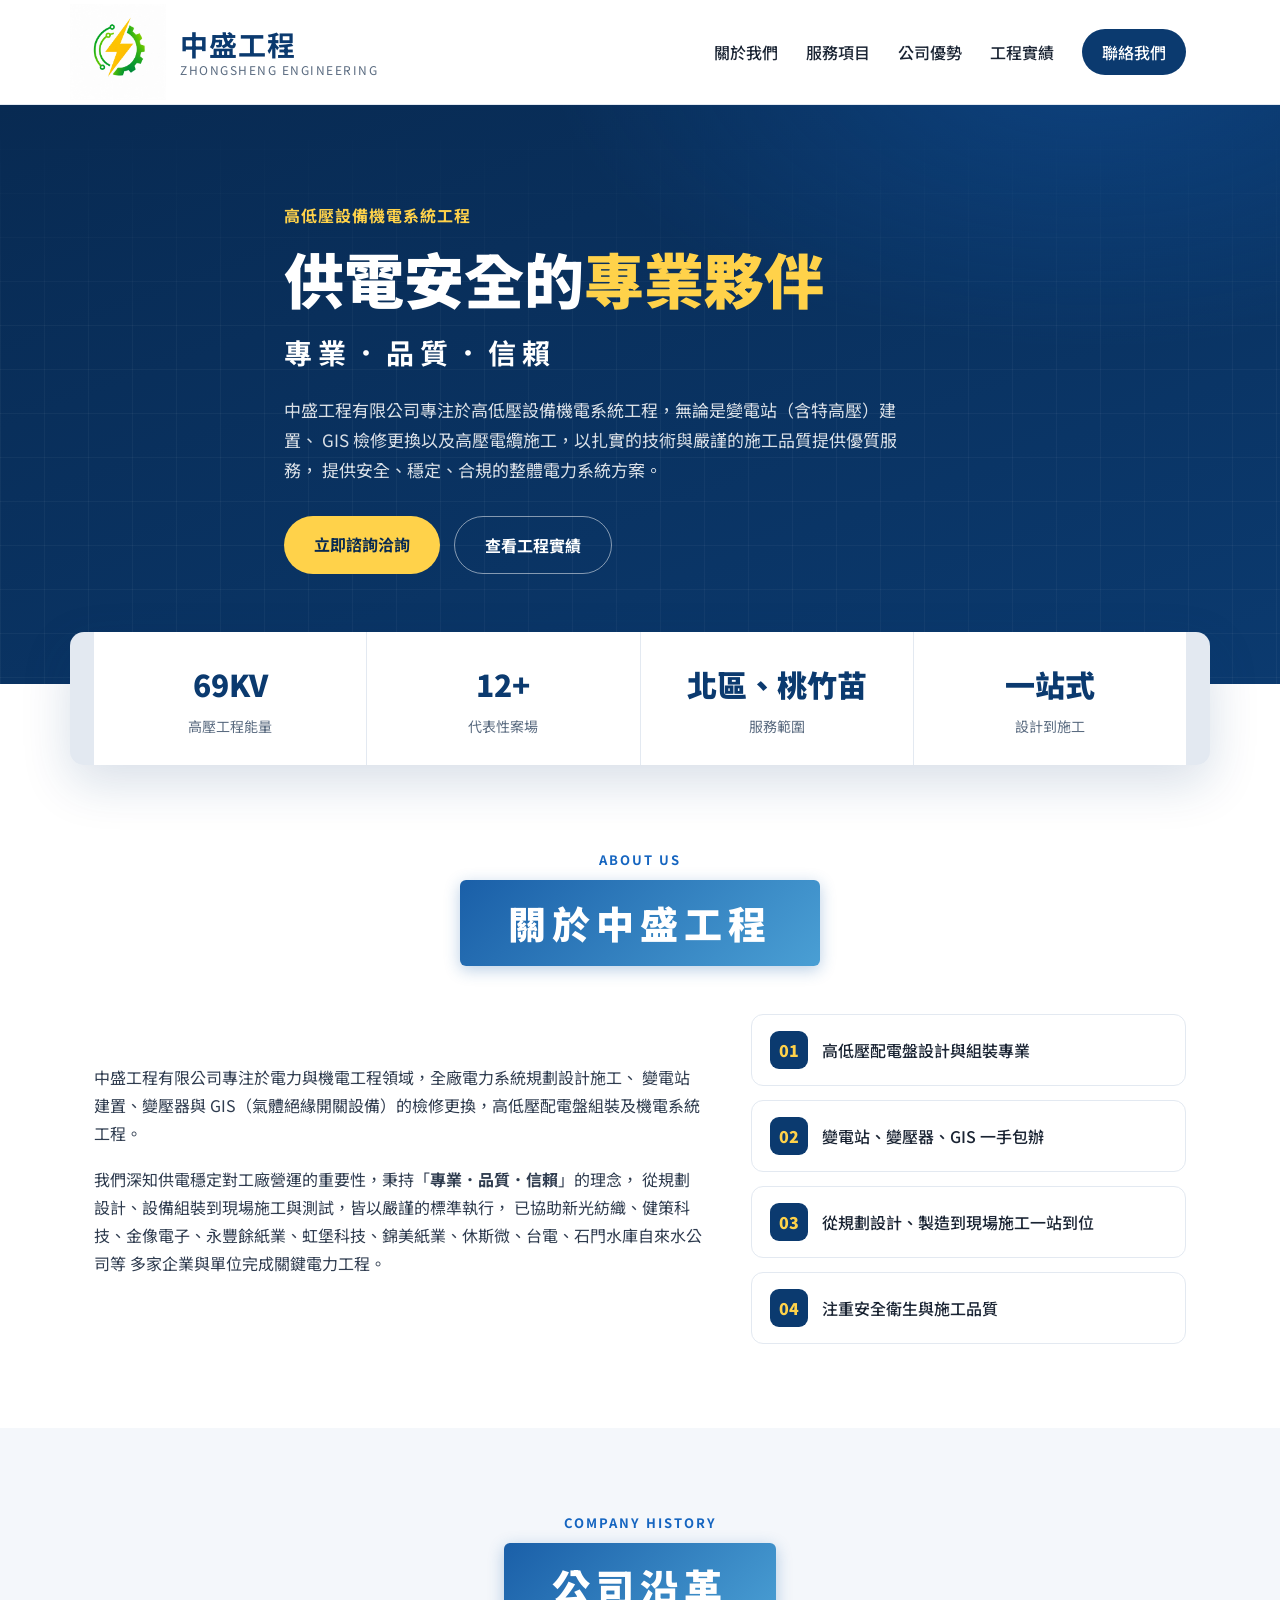
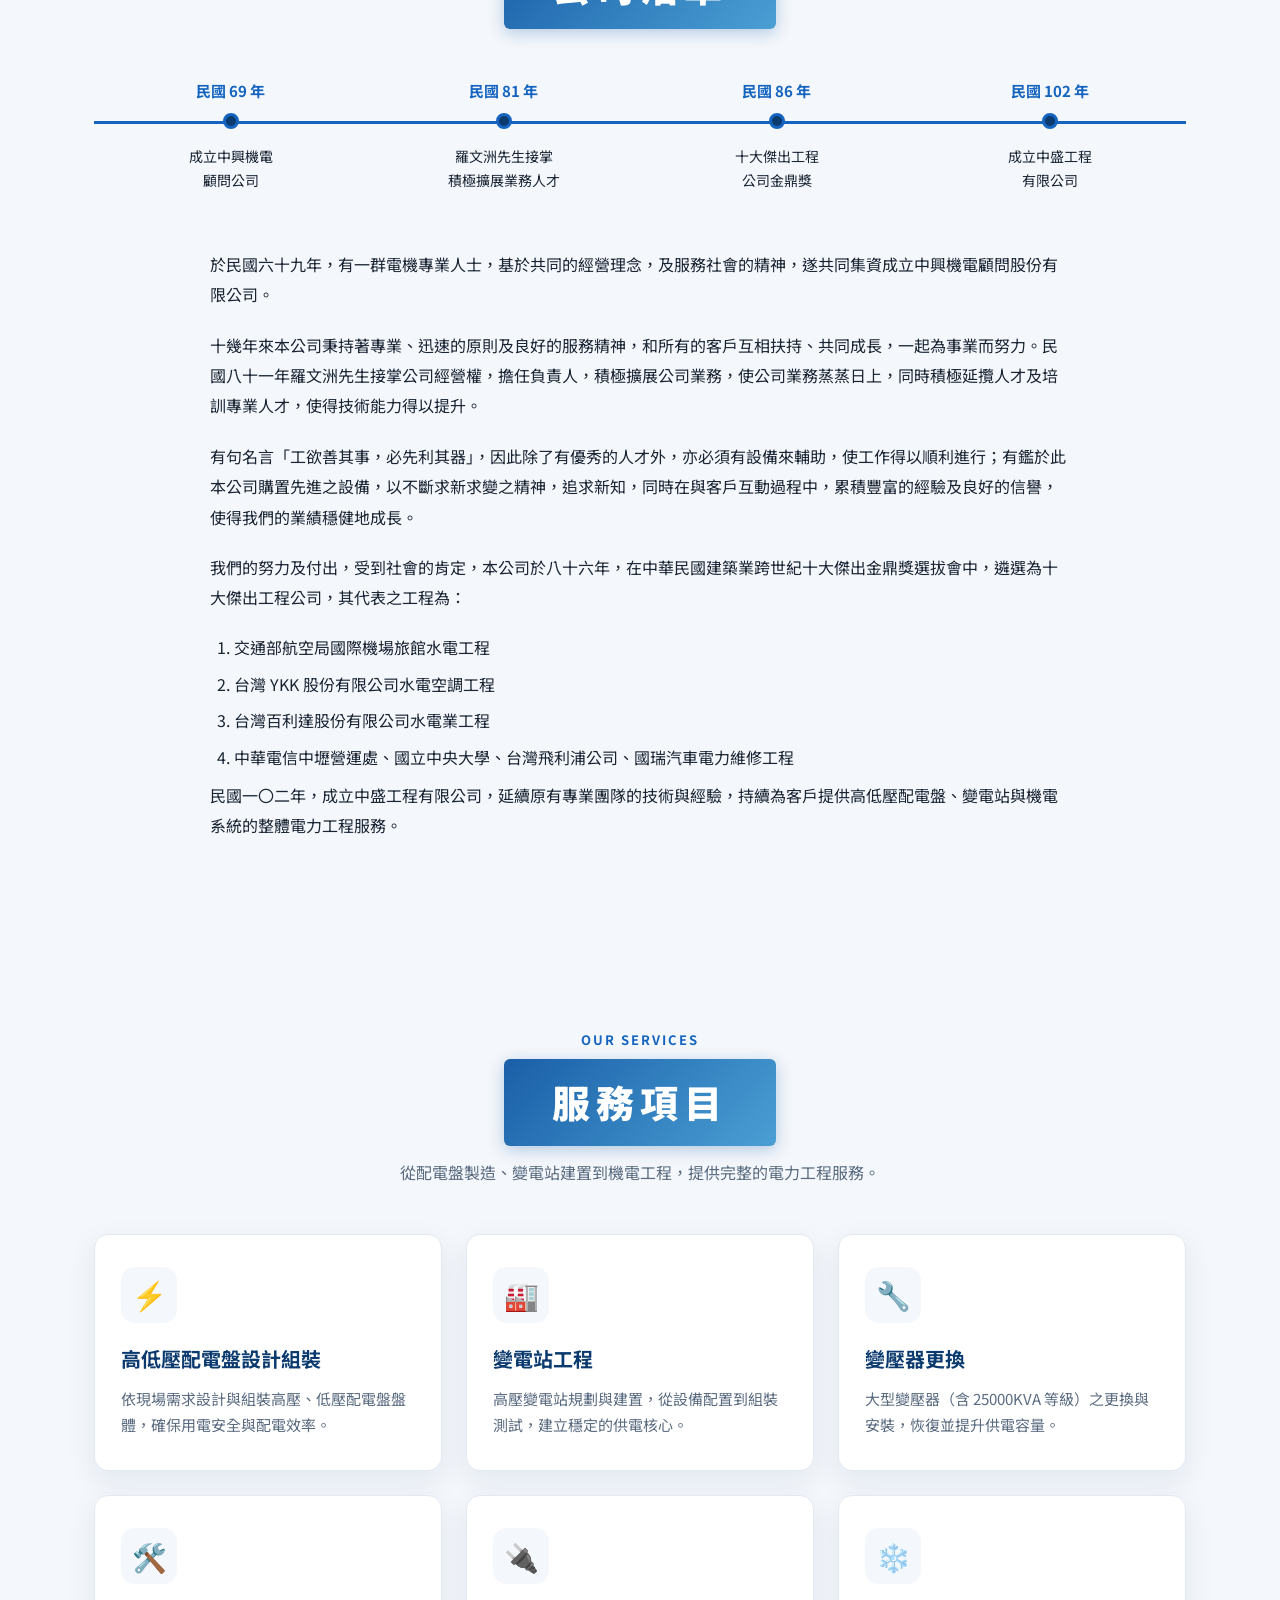
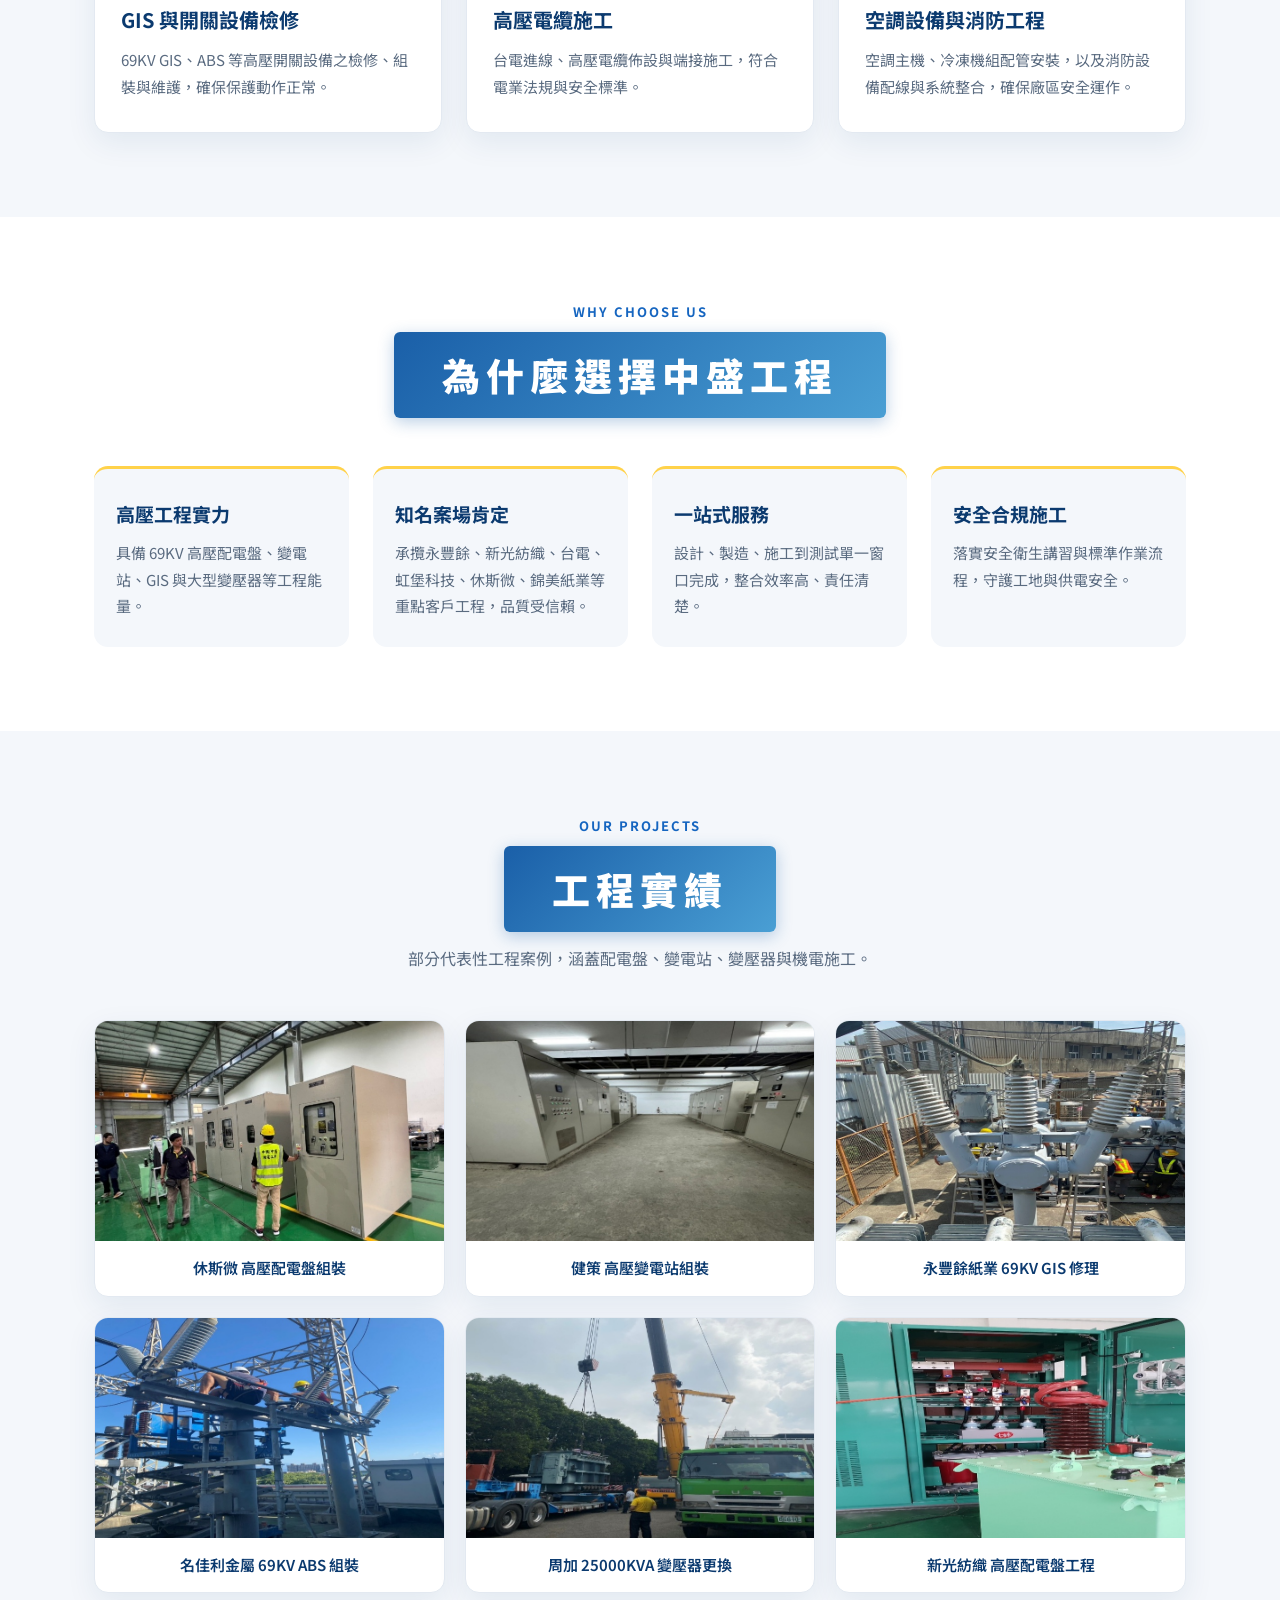
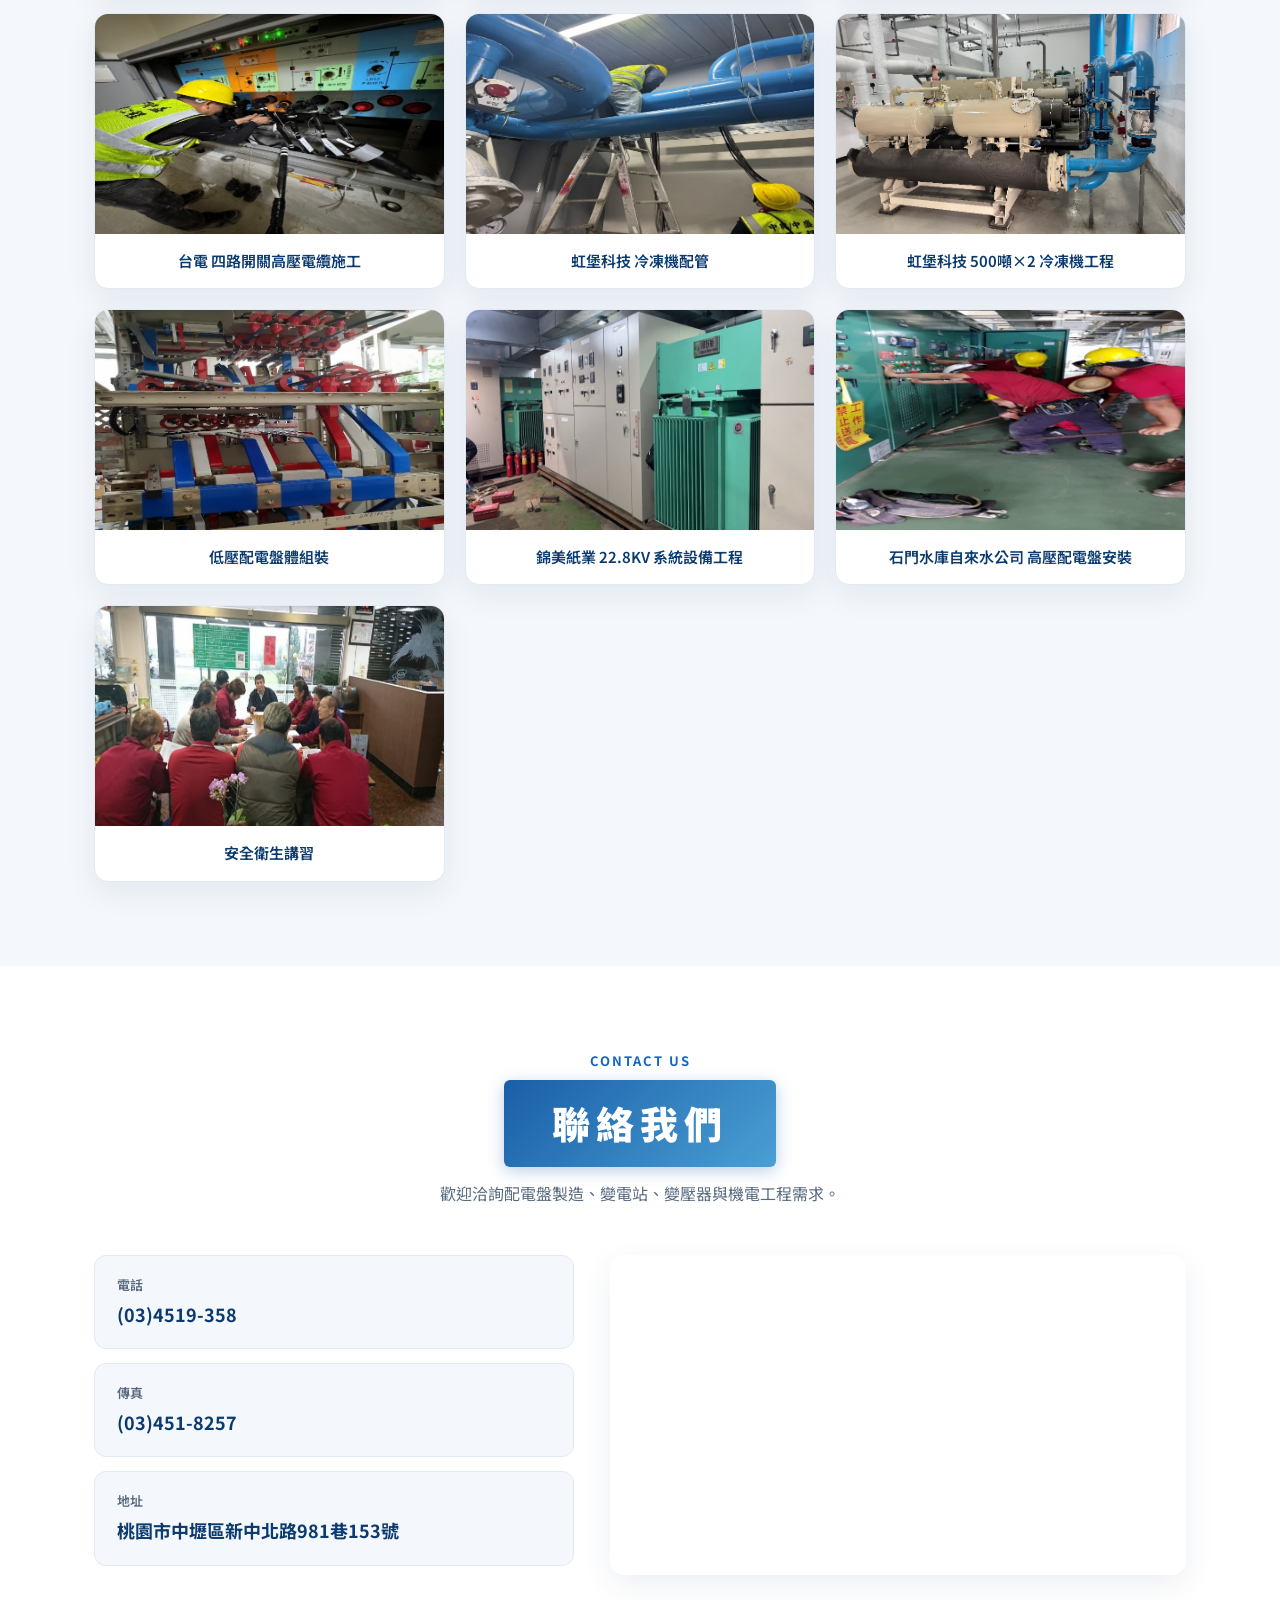
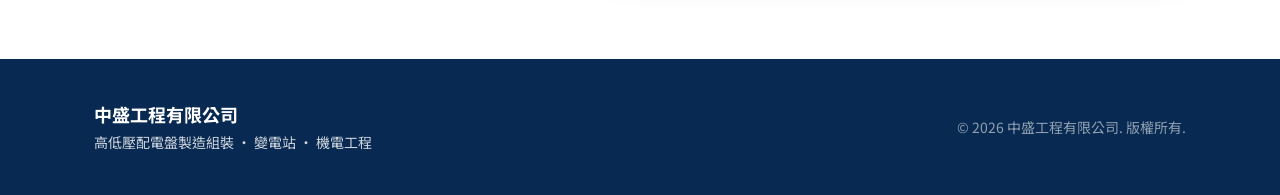
<file: index.html>
<!DOCTYPE html>
<html lang="zh-Hant-TW">
<head>
  <meta charset="UTF-8" />
  <meta name="viewport" content="width=device-width, initial-scale=1.0" />

  <!-- 基本 SEO -->
  <title>中盛工程有限公司｜高低壓配電盤製造組裝、變電站與機電工程</title>
  <meta name="description" content="中盛工程有限公司專營高低壓配電盤設計與組裝、變電站工程、變壓器與GIS檢修更換、高壓電纜施工及機電系統工程。承攬永豐餘、新光紡織、台電、虹堡科技等案場，提供安全、穩定、合規的整體機電解決方案。" />
  <meta name="keywords" content="高壓配電盤,低壓配電盤,配電盤組裝,變電站工程,變壓器更換,GIS維修,高壓電纜施工,機電工程,系統設備工程,中盛工程" />
  <meta name="author" content="中盛工程有限公司" />
  <meta name="robots" content="index, follow" />
  <link rel="canonical" href="https://zhongsheng-website.vercel.app/" />

  <!-- Open Graph / 社群分享 -->
  <meta property="og:type" content="website" />
  <meta property="og:locale" content="zh_TW" />
  <meta property="og:site_name" content="中盛工程有限公司" />
  <meta property="og:title" content="中盛工程有限公司｜高低壓配電盤製造組裝、變電站與機電工程" />
  <meta property="og:description" content="專營高低壓配電盤、變電站、變壓器與GIS工程，承攬永豐餘、新光紡織、台電等案場。" />
  <meta property="og:url" content="https://zhongsheng-website.vercel.app/" />
  <meta property="og:image" content="https://zhongsheng-website.vercel.app/images/image2.jpeg" />

  <meta name="theme-color" content="#0b3a6f" />
  <link rel="icon" href="images/logo.png" type="image/png" />

  <link rel="preconnect" href="https://fonts.googleapis.com" />
  <link rel="preconnect" href="https://fonts.gstatic.com" crossorigin />
  <link href="https://fonts.googleapis.com/css2?family=Noto+Sans+TC:wght@400;500;700;900&display=swap" rel="stylesheet" />
  <link rel="stylesheet" href="styles.css" />

  <!-- 結構化資料：本地商家（協助 Google 顯示電話、地址、地圖） -->
  <script type="application/ld+json">
  {
    "@context": "https://schema.org",
    "@type": "ElectricalContractor",
    "name": "中盛工程有限公司",
    "description": "專營高低壓配電盤設計組裝、變電站工程、變壓器與GIS檢修更換、高壓電纜施工及機電系統工程。",
    "url": "https://zhongsheng-website.vercel.app/",
    "telephone": "+886-3-4519356",
    "slogan": "專業配電盤製造，機電工程一站到位",
    "address": {
      "@type": "PostalAddress",
      "streetAddress": "新中北路981巷153號",
      "addressLocality": "中壢區",
      "addressRegion": "桃園市",
      "addressCountry": "TW"
    },
    "areaServed": ["桃園市", "新竹市", "新竹縣", "苗栗縣"],
    "knowsAbout": ["高低壓配電盤", "變電站工程", "變壓器更換", "GIS檢修", "高壓電纜施工", "機電系統工程"]
  }
  </script>
</head>
<body>

  <!-- 導覽列 -->
  <header class="nav" id="top">
    <div class="container nav__inner">
      <a href="#top" class="brand">
        <img src="images/logo.png" alt="中盛工程有限公司" class="brand__logo" />
        <span class="brand__text">
          <strong>中盛工程</strong>
          <small>ZHONGSHENG ENGINEERING</small>
        </span>
      </a>
      <button class="nav__toggle" aria-label="開啟選單" aria-expanded="false">
        <span></span><span></span><span></span>
      </button>
      <nav class="nav__menu">
        <a href="#about">關於我們</a>
        <a href="#services">服務項目</a>
        <a href="#why">公司優勢</a>
        <a href="#projects">工程實績</a>
        <a href="#contact" class="nav__cta">聯絡我們</a>
      </nav>
    </div>
  </header>

  <!-- 首頁主視覺 -->
  <section class="hero">
    <div class="container hero__inner">
      <p class="hero__eyebrow">高低壓設備機電系統工程</p>
      <h1 class="hero__title">供電安全的<span>專業夥伴</span></h1>
      <p class="hero__slogan">專業．品質．信賴</p>
      <p class="hero__lead">
        中盛工程有限公司專注於高低壓設備機電系統工程，無論是變電站（含特高壓）建置、
        GIS 檢修更換以及高壓電纜施工，以扎實的技術與嚴謹的施工品質提供優質服務，
        提供安全、穩定、合規的整體電力系統方案。
      </p>
      <div class="hero__actions">
        <a href="#contact" class="btn btn--primary">立即諮詢洽詢</a>
        <a href="#projects" class="btn btn--ghost">查看工程實績</a>
      </div>
    </div>
  </section>

  <!-- 數據條 -->
  <section class="stats">
    <div class="container stats__grid">
      <div class="stat"><strong>69KV</strong><span>高壓工程能量</span></div>
      <div class="stat"><strong>12+</strong><span>代表性案場</span></div>
      <div class="stat"><strong>北區、桃竹苗</strong><span>服務範圍</span></div>
      <div class="stat"><strong>一站式</strong><span>設計到施工</span></div>
    </div>
  </section>

  <!-- 關於我們 -->
  <section class="section" id="about">
    <div class="container section__head">
      <p class="eyebrow">ABOUT US</p>
      <h2>關於中盛工程</h2>
    </div>
    <div class="container about__grid">
      <div class="about__text">
        <p>
          中盛工程有限公司專注於電力與機電工程領域，全廠電力系統規劃設計施工、
          變電站建置、變壓器與 GIS（氣體絕緣開關設備）的檢修更換，高低壓配電盤組裝及機電系統工程。
        </p>
        <p>
          我們深知供電穩定對工廠營運的重要性，秉持「<strong>專業．品質．信賴</strong>」的理念，
          從規劃設計、設備組裝到現場施工與測試，皆以嚴謹的標準執行，
          已協助新光紡織、健策科技、金像電子、永豐餘紙業、虹堡科技、錦美紙業、休斯微、台電、石門水庫自來水公司等
          多家企業與單位完成關鍵電力工程。
        </p>
      </div>
      <ul class="about__points">
        <li><span>01</span>高低壓配電盤設計與組裝專業</li>
        <li><span>02</span>變電站、變壓器、GIS 一手包辦</li>
        <li><span>03</span>從規劃設計、製造到現場施工一站到位</li>
        <li><span>04</span>注重安全衛生與施工品質</li>
      </ul>
    </div>
  </section>

  <!-- 公司沿革 -->
  <section class="section section--alt" id="history">
    <div class="container section__head">
      <p class="eyebrow">COMPANY HISTORY</p>
      <h2>公司沿革</h2>
    </div>
    <div class="container">
      <div class="timeline">
        <div class="timeline__track"></div>
        <div class="timeline__item">
          <div class="timeline__date">民國 69 年</div>
          <div class="timeline__dot"></div>
          <div class="timeline__content">成立中興機電<br>顧問公司</div>
        </div>
        <div class="timeline__item">
          <div class="timeline__date">民國 81 年</div>
          <div class="timeline__dot"></div>
          <div class="timeline__content">羅文洲先生接掌<br>積極擴展業務人才</div>
        </div>
        <div class="timeline__item">
          <div class="timeline__date">民國 86 年</div>
          <div class="timeline__dot"></div>
          <div class="timeline__content">十大傑出工程<br>公司金鼎獎</div>
        </div>
        <div class="timeline__item">
          <div class="timeline__date">民國 102 年</div>
          <div class="timeline__dot"></div>
          <div class="timeline__content">成立中盛工程<br>有限公司</div>
        </div>
      </div>
      <div class="history__text">
        <p>於民國六十九年，有一群電機專業人士，基於共同的經營理念，及服務社會的精神，遂共同集資成立中興機電顧問股份有限公司。</p>
        <p>十幾年來本公司秉持著專業、迅速的原則及良好的服務精神，和所有的客戶互相扶持、共同成長，一起為事業而努力。民國八十一年羅文洲先生接掌公司經營權，擔任負責人，積極擴展公司業務，使公司業務蒸蒸日上，同時積極延攬人才及培訓專業人才，使得技術能力得以提升。</p>
        <p>有句名言「工欲善其事，必先利其器」，因此除了有優秀的人才外，亦必須有設備來輔助，使工作得以順利進行；有鑑於此本公司購置先進之設備，以不斷求新求變之精神，追求新知，同時在與客戶互動過程中，累積豐富的經驗及良好的信譽，使得我們的業績穩健地成長。</p>
        <p>我們的努力及付出，受到社會的肯定，本公司於八十六年，在中華民國建築業跨世紀十大傑出金鼎獎選拔會中，遴選為十大傑出工程公司，其代表之工程為：</p>
        <ol class="history__list">
          <li>交通部航空局國際機場旅館水電工程</li>
          <li>台灣 YKK 股份有限公司水電空調工程</li>
          <li>台灣百利達股份有限公司水電業工程</li>
          <li>中華電信中壢營運處、國立中央大學、台灣飛利浦公司、國瑞汽車電力維修工程</li>
        </ol>
        <p>民國一〇二年，成立中盛工程有限公司，延續原有專業團隊的技術與經驗，持續為客戶提供高低壓配電盤、變電站與機電系統的整體電力工程服務。</p>
      </div>
    </div>
  </section>

  <!-- 服務項目 -->
  <section class="section section--alt" id="services">
    <div class="container section__head">
      <p class="eyebrow">OUR SERVICES</p>
      <h2>服務項目</h2>
      <p class="section__desc">從配電盤製造、變電站建置到機電工程，提供完整的電力工程服務。</p>
    </div>
    <div class="container cards">
      <article class="card">
        <div class="card__icon">⚡</div>
        <h3>高低壓配電盤設計組裝</h3>
        <p>依現場需求設計與組裝高壓、低壓配電盤盤體，確保用電安全與配電效率。</p>
      </article>
      <article class="card">
        <div class="card__icon">🏭</div>
        <h3>變電站工程</h3>
        <p>高壓變電站規劃與建置，從設備配置到組裝測試，建立穩定的供電核心。</p>
      </article>
      <article class="card">
        <div class="card__icon">🔧</div>
        <h3>變壓器更換</h3>
        <p>大型變壓器（含 25000KVA 等級）之更換與安裝，恢復並提升供電容量。</p>
      </article>
      <article class="card">
        <div class="card__icon">🛠️</div>
        <h3>GIS 與開關設備檢修</h3>
        <p>69KV GIS、ABS 等高壓開關設備之檢修、組裝與維護，確保保護動作正常。</p>
      </article>
      <article class="card">
        <div class="card__icon">🔌</div>
        <h3>高壓電纜施工</h3>
        <p>台電進線、高壓電纜佈設與端接施工，符合電業法規與安全標準。</p>
      </article>
      <article class="card">
        <div class="card__icon">❄️</div>
        <h3>空調設備與消防工程</h3>
        <p>空調主機、冷凍機組配管安裝，以及消防設備配線與系統整合，確保廠區安全運作。</p>
      </article>
    </div>
  </section>

  <!-- 公司優勢 -->
  <section class="section" id="why">
    <div class="container section__head">
      <p class="eyebrow">WHY CHOOSE US</p>
      <h2>為什麼選擇中盛工程</h2>
    </div>
    <div class="container why__grid">
      <div class="why__item">
        <h3>高壓工程實力</h3>
        <p>具備 69KV 高壓配電盤、變電站、GIS 與大型變壓器等工程能量。</p>
      </div>
      <div class="why__item">
        <h3>知名案場肯定</h3>
        <p>承攬永豐餘、新光紡織、台電、虹堡科技、休斯微、錦美紙業等重點客戶工程，品質受信賴。</p>
      </div>
      <div class="why__item">
        <h3>一站式服務</h3>
        <p>設計、製造、施工到測試單一窗口完成，整合效率高、責任清楚。</p>
      </div>
      <div class="why__item">
        <h3>安全合規施工</h3>
        <p>落實安全衛生講習與標準作業流程，守護工地與供電安全。</p>
      </div>
    </div>
  </section>

  <!-- 工程實績 -->
  <section class="section section--alt" id="projects">
    <div class="container section__head">
      <p class="eyebrow">OUR PROJECTS</p>
      <h2>工程實績</h2>
      <p class="section__desc">部分代表性工程案例，涵蓋配電盤、變電站、變壓器與機電施工。</p>
    </div>
    <div class="container gallery">
      <figure class="shot"><img src="images/image1.jpeg" alt="休斯微高壓配電盤組裝" loading="lazy"><figcaption>休斯微 高壓配電盤組裝</figcaption></figure>
      <figure class="shot"><img src="images/image2.jpeg" alt="健策高壓變電站組裝" loading="lazy"><figcaption>健策 高壓變電站組裝</figcaption></figure>
      <figure class="shot"><img src="images/image3.jpeg" alt="永豐餘紙業69KV GIS修理" loading="lazy"><figcaption>永豐餘紙業 69KV GIS 修理</figcaption></figure>
      <figure class="shot"><img src="images/image4.jpeg" alt="名佳利金屬69KV ABS組裝" loading="lazy"><figcaption>名佳利金屬 69KV ABS 組裝</figcaption></figure>
      <figure class="shot"><img src="images/image5.jpeg" alt="周加股份有限公司25000KVA變壓器更換" loading="lazy"><figcaption>周加 25000KVA 變壓器更換</figcaption></figure>
      <figure class="shot"><img src="images/image6.jpeg" alt="新光紡織高壓配電盤工程" loading="lazy"><figcaption>新光紡織 高壓配電盤工程</figcaption></figure>
      <figure class="shot"><img src="images/image7.jpeg" alt="台電四路開關高壓電纜施工" loading="lazy"><figcaption>台電 四路開關高壓電纜施工</figcaption></figure>
      <figure class="shot"><img src="images/image8.jpeg" alt="虹堡科技冷凍機配管" loading="lazy"><figcaption>虹堡科技 冷凍機配管</figcaption></figure>
      <figure class="shot"><img src="images/image13.jpeg" alt="虹堡科技500噸×2冷凍機工程" loading="lazy"><figcaption>虹堡科技 500噸×2 冷凍機工程</figcaption></figure>
      <figure class="shot"><img src="images/image9.jpeg" alt="低壓配電盤體組裝" loading="lazy"><figcaption>低壓配電盤體組裝</figcaption></figure>
      <figure class="shot"><img src="images/image10.jpeg" alt="錦美紙業22.8KV系統設備工程" loading="lazy"><figcaption>錦美紙業 22.8KV 系統設備工程</figcaption></figure>
      <figure class="shot"><img src="images/image11.jpeg" alt="石門水庫自來水公司高壓配電盤安裝" loading="lazy"><figcaption>石門水庫自來水公司 高壓配電盤安裝</figcaption></figure>
      <figure class="shot"><img src="images/image12.jpeg" alt="安全衛生講習" loading="lazy"><figcaption>安全衛生講習</figcaption></figure>
    </div>
  </section>

  <!-- 聯絡我們 -->
  <section class="section contact" id="contact">
    <div class="container section__head">
      <p class="eyebrow">CONTACT US</p>
      <h2>聯絡我們</h2>
      <p class="section__desc">歡迎洽詢配電盤製造、變電站、變壓器與機電工程需求。</p>
    </div>
    <div class="container contact__grid">
      <div class="contact__info">
        <a class="contact__row" href="tel:+88634519358">
          <span class="contact__label">電話</span>
          <span class="contact__value">(03)4519-358</span>
        </a>
        <div class="contact__row">
          <span class="contact__label">傳真</span>
          <span class="contact__value">(03)451-8257</span>
        </div>
        <div class="contact__row">
          <span class="contact__label">地址</span>
          <span class="contact__value">桃園市中壢區新中北路981巷153號</span>
        </div>
      </div>
      <div class="contact__map">
        <iframe
          title="中盛工程有限公司位置地圖"
          src="https://www.google.com/maps?q=桃園市中壢區新中北路981巷153號&output=embed"
          loading="lazy"
          referrerpolicy="no-referrer-when-downgrade"></iframe>
      </div>
    </div>
  </section>

  <!-- 頁尾 -->
  <footer class="footer">
    <div class="container footer__inner">
      <div>
        <strong>中盛工程有限公司</strong>
        <p>高低壓配電盤製造組裝 · 變電站 · 機電工程</p>
      </div>
      <p class="footer__copy">© <span id="year"></span> 中盛工程有限公司. 版權所有.</p>
    </div>
  </footer>

  <script src="script.js"></script>
</body>
</html>
</file>
<file: styles.css>
:root {
  --navy: #0b3a6f;
  --navy-deep: #082a52;
  --blue: #1565c0;
  --gold: #ffd24a;
  --ink: #1a2433;
  --muted: #5a6b80;
  --line: #e3e9f1;
  --bg: #ffffff;
  --bg-alt: #f4f7fb;
  --radius: 14px;
  --shadow: 0 10px 30px rgba(11, 58, 111, 0.08);
  --shadow-lg: 0 18px 50px rgba(11, 58, 111, 0.16);
  --max: 1140px;
}

* { box-sizing: border-box; margin: 0; padding: 0; }

html { scroll-behavior: smooth; scroll-padding-top: 80px; }

body {
  font-family: "Noto Sans TC", -apple-system, "Segoe UI", sans-serif;
  color: var(--ink);
  background: var(--bg);
  line-height: 1.75;
  -webkit-font-smoothing: antialiased;
}

.container { width: 100%; max-width: var(--max); margin: 0 auto; padding: 0 24px; }

a { color: inherit; text-decoration: none; }

/* ---------- 導覽列 ---------- */
.nav {
  position: sticky; top: 0; z-index: 50;
  background: rgba(255, 255, 255, 0.92);
  backdrop-filter: blur(10px);
  border-bottom: 1px solid var(--line);
}
.nav__inner { display: flex; align-items: center; justify-content: space-between; height: 104px; padding-left: 0 !important; }
.brand { display: flex; align-items: center; gap: 14px; }
.brand__logo { height: 96px; width: auto; display: block; }
.brand__text { display: flex; flex-direction: column; line-height: 1.25; }
.brand__text strong { font-size: 28px; color: var(--navy); letter-spacing: 1px; }
.brand__text small { font-size: 12px; color: var(--muted); letter-spacing: 1.5px; }

.nav__menu { display: flex; align-items: center; gap: 28px; }
.nav__menu a { font-weight: 500; color: var(--ink); transition: color .2s; }
.nav__menu a:hover { color: var(--blue); }
.nav__cta {
  background: var(--navy); color: #fff !important;
  padding: 9px 20px; border-radius: 999px; font-weight: 700;
}
.nav__cta:hover { background: var(--blue); }

.nav__toggle { display: none; flex-direction: column; gap: 5px; background: none; border: 0; cursor: pointer; padding: 8px; }
.nav__toggle span { width: 26px; height: 2px; background: var(--navy); transition: .3s; }

/* ---------- Hero ---------- */
.hero {
  background:
    radial-gradient(900px 500px at 85% -10%, rgba(21,101,192,.35), transparent 60%),
    linear-gradient(160deg, var(--navy-deep), var(--navy));
  color: #fff; padding: 96px 0 110px; position: relative; overflow: hidden;
}
.hero::after {
  content: ""; position: absolute; inset: 0;
  background-image: linear-gradient(rgba(255,255,255,.04) 1px, transparent 1px),
                    linear-gradient(90deg, rgba(255,255,255,.04) 1px, transparent 1px);
  background-size: 44px 44px; mask-image: linear-gradient(180deg, transparent, #000 40%);
}
.hero__inner { position: relative; z-index: 1; max-width: 760px; }
.hero__eyebrow { color: var(--gold); font-weight: 700; letter-spacing: 1px; margin-bottom: 14px; }
.hero__title { font-size: clamp(36px, 6vw, 60px); font-weight: 900; line-height: 1.15; }
.hero__title span { color: var(--gold); }
.hero__slogan { font-size: clamp(20px, 3vw, 28px); font-weight: 700; letter-spacing: 6px; margin: 16px 0 18px; }
.hero__lead { color: rgba(255,255,255,.85); font-size: 17px; max-width: 620px; }
.hero__actions { display: flex; flex-wrap: wrap; gap: 14px; margin-top: 32px; }

.btn { display: inline-block; padding: 14px 30px; border-radius: 999px; font-weight: 700; transition: transform .2s, box-shadow .2s, background .2s; }
.btn--primary { background: var(--gold); color: var(--navy-deep); }
.btn--primary:hover { transform: translateY(-2px); box-shadow: 0 12px 30px rgba(255,210,74,.4); }
.btn--ghost { border: 1.5px solid rgba(255,255,255,.5); color: #fff; }
.btn--ghost:hover { background: rgba(255,255,255,.12); }

/* ---------- 數據條 ---------- */
.stats { margin-top: -52px; position: relative; z-index: 2; }
.stats__grid {
  display: grid; grid-template-columns: repeat(4, 1fr); gap: 1px;
  background: var(--line); border-radius: var(--radius); overflow: hidden; box-shadow: var(--shadow-lg);
}
.stat { background: #fff; padding: 26px 16px; text-align: center; }
.stat strong { display: block; font-size: 30px; color: var(--navy); font-weight: 900; }
.stat span { color: var(--muted); font-size: 14px; }

/* ---------- Section 共用 ---------- */
.section { padding: 84px 0; }
.section--alt { background: var(--bg-alt); }
.section__head { text-align: center; max-width: 720px; margin: 0 auto 48px; }
.eyebrow { color: var(--blue); font-weight: 700; letter-spacing: 2px; font-size: 13px; margin-bottom: 8px; }
.section__head h2 { font-size: clamp(26px, 4vw, 38px); color: var(--navy); font-weight: 900; }
.section__desc { color: var(--muted); margin-top: 12px; }

/* ---------- 關於 ---------- */
.about__grid { display: grid; grid-template-columns: 1.4fr 1fr; gap: 48px; align-items: center; }
.about__text p { margin-bottom: 18px; color: #2f3c4f; }
.about__points { list-style: none; display: grid; gap: 14px; }
.about__points li {
  display: flex; align-items: center; gap: 14px;
  background: #fff; border: 1px solid var(--line); border-radius: 12px; padding: 16px 18px; font-weight: 500;
}
.about__points span {
  flex: 0 0 auto; width: 38px; height: 38px; border-radius: 9px;
  background: var(--navy); color: var(--gold); display: grid; place-items: center; font-weight: 900;
}

/* ---------- 服務卡片 ---------- */
.cards { display: grid; grid-template-columns: repeat(3, 1fr); gap: 24px; }
.card {
  background: #fff; border: 1px solid var(--line); border-radius: var(--radius);
  padding: 32px 26px; box-shadow: var(--shadow); transition: transform .25s, box-shadow .25s, border-color .25s;
}
.card:hover { transform: translateY(-6px); box-shadow: var(--shadow-lg); border-color: var(--blue); }
.card__icon {
  width: 56px; height: 56px; border-radius: 14px; font-size: 28px;
  display: grid; place-items: center; background: var(--bg-alt); margin-bottom: 18px;
}
.card h3 { color: var(--navy); font-size: 20px; margin-bottom: 10px; }
.card p { color: var(--muted); font-size: 15px; }

/* ---------- 公司優勢 ---------- */
.why__grid { display: grid; grid-template-columns: repeat(4, 1fr); gap: 24px; }
.why__item { padding: 28px 22px; border-radius: var(--radius); background: var(--bg-alt); border-top: 3px solid var(--gold); }
.why__item h3 { color: var(--navy); font-size: 19px; margin-bottom: 10px; }
.why__item p { color: var(--muted); font-size: 15px; }

/* ---------- 實績 ---------- */
.clients { display: flex; flex-wrap: wrap; gap: 14px; justify-content: center; }
.client-chip {
  background: #fff; border: 1px solid var(--line); border-radius: 999px;
  padding: 12px 26px; font-weight: 600; color: var(--navy); box-shadow: var(--shadow);
}

/* ---------- 聯絡 ---------- */
.contact__grid { display: grid; grid-template-columns: 1fr 1.2fr; gap: 36px; }
.contact__info { display: flex; flex-direction: column; gap: 14px; }
.contact__row {
  display: flex; flex-direction: column; gap: 2px;
  background: var(--bg-alt); border: 1px solid var(--line); border-radius: 12px; padding: 18px 22px; transition: border-color .2s;
}
a.contact__row:hover { border-color: var(--blue); }
.contact__label { font-size: 13px; color: var(--muted); font-weight: 600; }
.contact__value { font-size: 18px; color: var(--navy); font-weight: 700; }
.contact__map { border-radius: var(--radius); overflow: hidden; box-shadow: var(--shadow); min-height: 320px; }
.contact__map iframe { width: 100%; height: 100%; min-height: 320px; border: 0; display: block; }

/* ---------- 工程實績相簿 ---------- */
.gallery { display: grid; grid-template-columns: repeat(3, 1fr); gap: 20px; }
.shot {
  background: #fff; border: 1px solid var(--line); border-radius: var(--radius);
  overflow: hidden; box-shadow: var(--shadow); transition: transform .25s, box-shadow .25s;
}
.shot:hover { transform: translateY(-5px); box-shadow: var(--shadow-lg); }
.shot img { width: 100%; height: 220px; object-fit: cover; display: block; background: var(--bg-alt); }
.shot figcaption { padding: 14px 16px; font-weight: 600; color: var(--navy); font-size: 15px; text-align: center; }

/* ---------- 公司沿革 ---------- */
.section__head h2 {
  display: inline-block;
  background: linear-gradient(135deg, #1a5fa8 0%, #4a9fd4 100%);
  color: #fff;
  padding: 10px 48px;
  border-radius: 6px;
  box-shadow: 0 4px 16px rgba(26, 95, 168, 0.3);
  letter-spacing: 6px;
}

.timeline {
  position: relative;
  display: flex;
  justify-content: space-between;
  align-items: flex-start;
  margin: 48px 0 56px;
}
.timeline__track {
  position: absolute;
  top: 44px; /* date行高(28px) + dot半徑(8px) + 8px間距 = 44px */
  left: 0; right: 0;
  height: 3px;
  background: var(--blue);
}
.timeline__item {
  flex: 1;
  display: flex;
  flex-direction: column;
  align-items: center;
  text-align: center;
}
.timeline__date {
  height: 28px;
  line-height: 28px;
  font-size: 15px; font-weight: 700;
  color: var(--blue);
  margin-bottom: 8px;
}
.timeline__dot {
  width: 16px; height: 16px;
  background: var(--navy);
  border: 3px solid var(--blue);
  border-radius: 50%;
  position: relative;
  z-index: 1;
  margin-bottom: 16px;
  flex-shrink: 0;
}
.timeline__content {
  font-size: 14px;
  line-height: 1.7;
  color: var(--ink);
  max-width: 180px;
}
.history__text { max-width: 860px; margin: 0 auto; }
.history__text p { margin-bottom: 20px; line-height: 1.9; color: var(--ink); }
.history__list { padding-left: 24px; margin-top: 8px; }
.history__list li { margin-bottom: 8px; line-height: 1.8; color: var(--ink); }

/* ---------- 頁尾 ---------- */
.footer { background: var(--navy-deep); color: rgba(255,255,255,.8); padding: 40px 0; }
.footer__inner { display: flex; flex-wrap: wrap; gap: 16px; justify-content: space-between; align-items: center; }
.footer strong { color: #fff; font-size: 18px; }
.footer p { font-size: 14px; }
.footer__copy { font-size: 13px; color: rgba(255,255,255,.55); }

/* ---------- 響應式 ---------- */
@media (max-width: 900px) {
  .about__grid, .contact__grid { grid-template-columns: 1fr; }
  .cards, .why__grid { grid-template-columns: repeat(2, 1fr); }
  .stats__grid { grid-template-columns: repeat(2, 1fr); }
  .gallery { grid-template-columns: repeat(2, 1fr); }
}
@media (max-width: 640px) {
  .nav__toggle { display: flex; }
  .nav__menu {
    position: absolute; top: 72px; left: 0; right: 0;
    background: #fff; flex-direction: column; align-items: stretch; gap: 0;
    border-bottom: 1px solid var(--line); box-shadow: var(--shadow);
    max-height: 0; overflow: hidden; transition: max-height .3s ease;
  }
  .nav__menu.open { max-height: 360px; }
  .nav__menu a { padding: 16px 24px; border-top: 1px solid var(--line); }
  .nav__cta { border-radius: 0; text-align: center; }
  .cards, .why__grid { grid-template-columns: 1fr; }
  .gallery { grid-template-columns: 1fr; }
  .section { padding: 60px 0; }
  .hero { padding: 70px 0 90px; }
}
</file>
